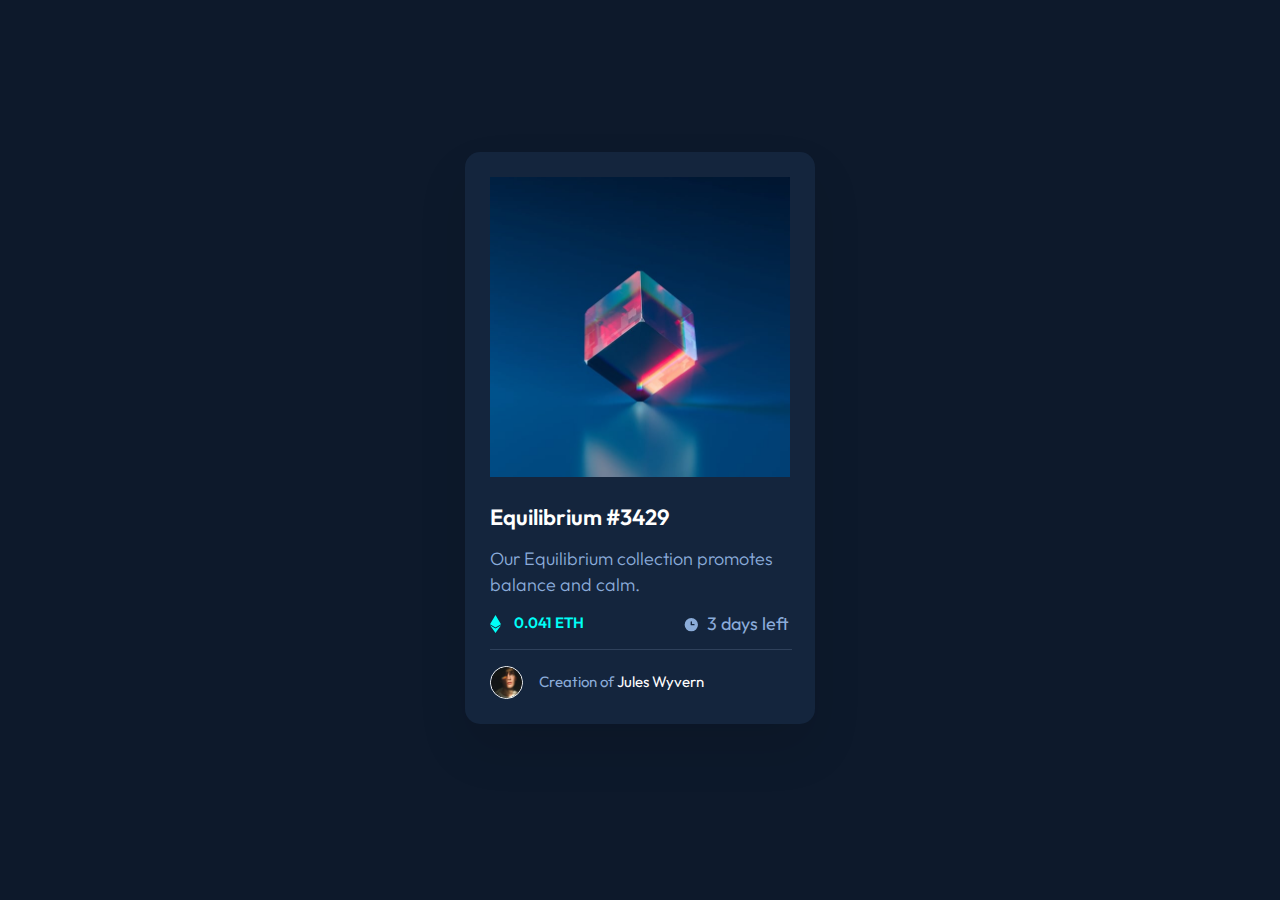
<file: index.html>
<!DOCTYPE html>
<html lang="en">
  <head>
    <meta charset="UTF-8" />
    <meta name="viewport" content="width=device-width, initial-scale=1.0" />
    <!-- displays site properly based on user's device -->

    <link rel="stylesheet" href="style.css" />

    <link rel="icon" type="image/png" sizes="32x32" href="./images/favicon-32x32.png" />
    <link rel="preconnect" href="https://fonts.googleapis.com" />
    <link rel="preconnect" href="https://fonts.gstatic.com" crossorigin />
    <link href="https://fonts.googleapis.com/css2?family=Outfit:wght@300;400;600&display=swap" rel="stylesheet" />

    <title>NFT preview card component</title>
  </head>
  <body>
    <article class="nft-card">
      <a href="#" class="img-content">
        <img src="./images/image-equilibrium.jpg" alt="Equilibrium" />
      </a>

      <h1>Equilibrium #3429</h1>

      <p class="description">Our Equilibrium collection promotes balance and calm.</p>

      <div class="current-status">
        <p class="cost">0.041 ETH</p>
        <p class="time-left">3 days left</p>
      </div>

      <hr class="divider" />

      <div class="user-profile">
        <img src="./images/image-avatar.png" alt="profile picture" class="profile-picture" />
        <p class="creator">Creation of <span class="creator-name">Jules Wyvern</span></p>
      </div>
    </article>
  </body>
</html>
</file>
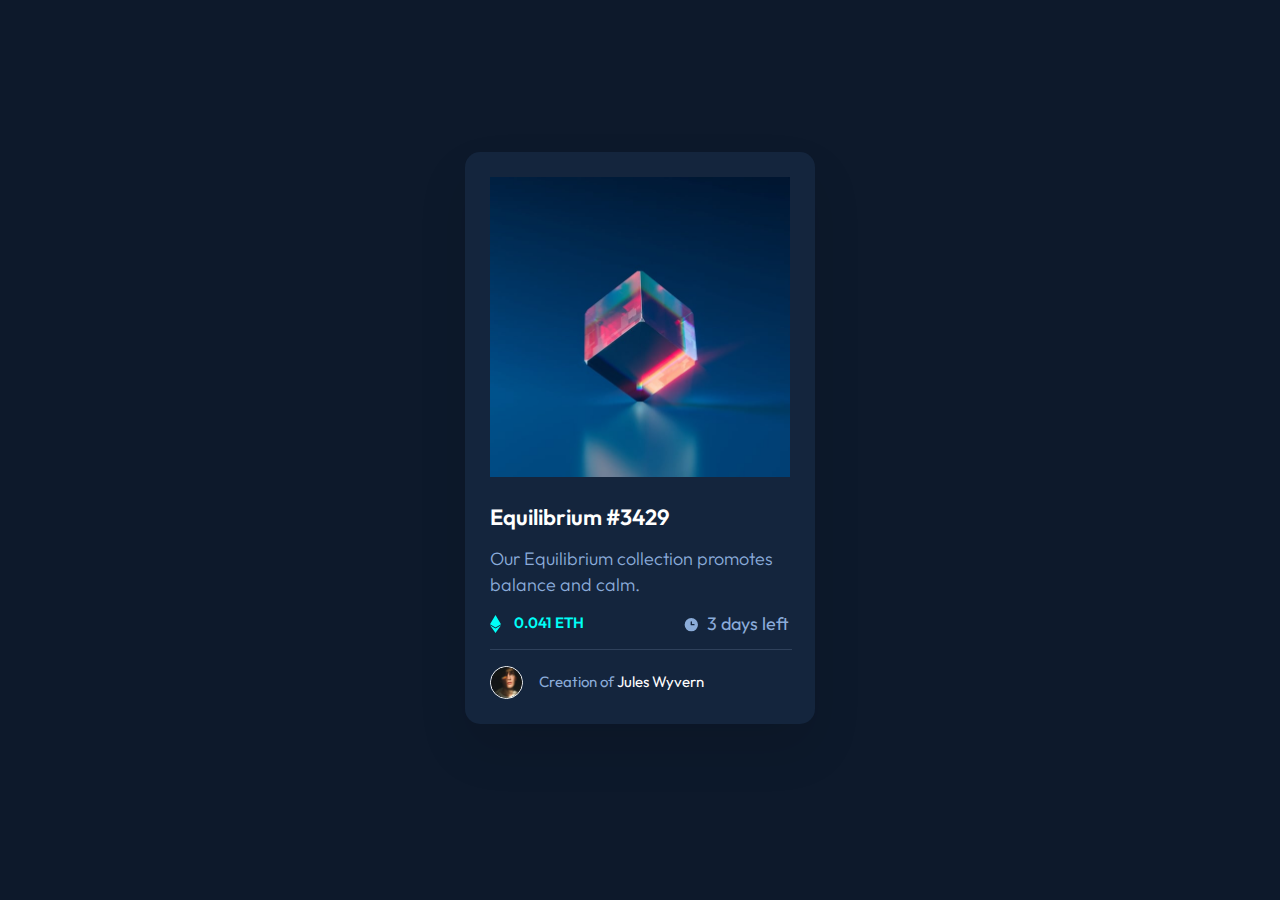
<file: nft-preview-card-component-main/index.html>
<!DOCTYPE html>
<html lang="en">
  <head>
    <meta charset="UTF-8" />
    <meta name="viewport" content="width=device-width, initial-scale=1.0" />
    <!-- displays site properly based on user's device -->

    <link rel="stylesheet" href="style.css" />

    <link rel="icon" type="image/png" sizes="32x32" href="./images/favicon-32x32.png" />
    <link rel="preconnect" href="https://fonts.googleapis.com" />
    <link rel="preconnect" href="https://fonts.gstatic.com" crossorigin />
    <link href="https://fonts.googleapis.com/css2?family=Outfit:wght@300;400;600&display=swap" rel="stylesheet" />

    <title>NFT preview card component</title>
  </head>
  <body>
    <article class="nft-card">
      <a href="#" class="img-content">
        <img src="/nft-preview-card-component-main/images/image-equilibrium.jpg" alt="Equilibrium"/>
      </a>

      <h1>Equilibrium #3429</h1>

      <p class="description">Our Equilibrium collection promotes balance and calm.</p>

      <div class="current-status">
        <p class="cost">0.041 ETH</p>
        <p class="time-left">3 days left</p>
      </div>

      <hr class="divider" />

      <div class="user-profile">
        <img
          src="/nft-preview-card-component-main/images/image-avatar.png"
          alt="profile picture"
          class="profile-picture"
        />
        <p class="creator">Creation of <span class="creator-name">Jules Wyvern</span></p>
      </div>
    </article>
  </body>
</html>
</file>
<file: style.css>
/* ------------------ VARIABLES------------------ */

:root {
  --clr-soft-blue: hsl(215, 51%, 70%);
  --clr-cyan: hsl(178, 100%, 50%);

  --clr-blue-main-bg: hsl(217, 54%, 11%);
  --clr-blue-card-bg: hsl(216, 50%, 16%);
  --clr-blue-line: hsl(215, 32%, 27%);
  --clr-white: hsl(0, 0%, 100%);
}

/* ------------------ CSS RESET ------------------ */

/*
  1. Use a more-intuitive box-sizing model.
*/
*,
*::before,
*::after {
  box-sizing: border-box;
}
/*
    2. Remove default margin
  */
* {
  margin: 0;
}
/*
    Typographic tweaks!
    3. Add accessible line-height
    4. Improve text rendering
  */
body {
  line-height: 1.5;
  -webkit-font-smoothing: antialiased;
}
/*
    5. Improve media defaults
  */
img,
picture,
video,
canvas,
svg {
  display: block;
  max-width: 100%;
}
/*
    6. Remove built-in form typography styles
  */
input,
button,
textarea,
select {
  font: inherit;
}
/*
    7. Avoid text overflows
  */
p,
h1,
h2,
h3,
h4,
h5,
h6 {
  overflow-wrap: break-word;
}
/*
    8. Create a root stacking context
  */
#root,
#__next {
  isolation: isolate;
}

/* ------------------ MY STYLES ------------------ */

/* * {
  border: 1px solid red;
}  */

body {
  font-size: 1.125rem;
  font-family: "Outfit", sans-serif;
  background-color: var(--clr-blue-main-bg);
}

article {
  max-width: 20.4375rem;
  height: auto;

  display: flex;
  flex-direction: column;

  background-color: var(--clr-blue-card-bg);
  border-radius: 0.9375rem;
  box-shadow: 0px 25px 50px 0px rgba(0, 0, 0, 0.1);
  padding: 1.5625rem;
  margin: 3.875rem auto 0;
  padding: 1.5625rem;
}

.img-content {
  max-width: 17.375rem;
  max-height: 17.375rem;
  border-radius: 0.5rem;
}

h1 {
  color: var(--clr-white);
  font-size: 1.375rem;
  font-weight: 600;
  margin-top: 1.5rem;
}

.description {
  color: var(--clr-soft-blue);
  font-weight: 300;
  line-height: 1.625rem;
  margin-top: 0.75rem;
}

.current-status {
  display: flex;
  justify-content: space-between;
  margin: 16px 0;
}

.cost:before {
  content: "";
  display: block;
  background: url(./images/icon-ethereum.svg);
  width: 0.6875rem;
  height: 1.125rem;
  margin-right: 0.405rem;
}

.cost {
  color: var(--clr-cyan);
  font-size: 15px;
  font-weight: 600;
  display: inline-flex;
  height: 1.1875rem;
  align-items: center;
  gap: 0.4053rem;
}

.time-left:before {
  content: "";
  display: block;
  background: url(./images/icon-clock.svg);
  width: 1rem;
  height: 1rem;
}

.time-left {
  color: var(--clr-soft-blue);
  display: inline-flex;
  height: 1.1875rem;
  align-items: center;
  padding-right: 0.0625rem;
  gap: 0.4809rem;
}

.divider {
  display: block;
  width: 17.375rem;
  height: 0.0625rem;
  background-color: var(--clr-blue-line);
  border: none;
  margin-bottom: 1rem;
}

.user-profile {
  display: flex;
  align-items: center;
}

.profile-picture {
  max-width: 2.0625rem;
  max-height: 2.0625rem;
  border: 1px solid #ffffff;
  border-radius: 50%;
}

.creator {
  font-size: 0.9375rem;
  font-weight: 400;
  color: var(--clr-soft-blue);
  margin-left: 1rem;
}

.creator-name {
  color: var(--clr-white);
}

@media (min-width: 600px) {
  article {
    max-width: 21.875rem;
    max-height: 37.25rem;
    margin: 9.5rem auto;
  }

  .img-content {
    max-width: 100%;
    max-height: 100%;
  }

  .divider {
    width: 302px;
  }

  .img-content:hover,
  h1,
  .creator-name {
    cursor: pointer;
  }

  h1:hover,
  .creator-name:hover {
    color: var(--clr-cyan);
  }

  .img-content {
    max-width: 100%;
    display: flex;
    position: relative;
  }

  .img-content::before,
  .img-content::after {
    content: "";
    position: absolute;
    width: 100%;
    height: 100%;
    border-radius: 0.5rem;
    opacity: 0.503;
  }

  .img-content:hover:before {
    background-color: var(--clr-cyan);
  }

  .img-content:hover::after {
    background: url(./images/icon-view.svg);
    background-repeat: no-repeat;
    top: 7.9375rem;
    bottom: 0;
    left: 7.9375rem;
    right: 0;
  }
}
</file>
<file: nft-preview-card-component-main/style.css>
/* ------------------ VARIABLES------------------ */

:root {
  --clr-soft-blue: hsl(215, 51%, 70%);
  --clr-cyan: hsl(178, 100%, 50%);

  --clr-blue-main-bg: hsl(217, 54%, 11%);
  --clr-blue-card-bg: hsl(216, 50%, 16%);
  --clr-blue-line: hsl(215, 32%, 27%);
  --clr-white: hsl(0, 0%, 100%);
}

/* ------------------ CSS RESET ------------------ */

/*
  1. Use a more-intuitive box-sizing model.
*/
*,
*::before,
*::after {
  box-sizing: border-box;
}
/*
    2. Remove default margin
  */
* {
  margin: 0;
}
/*
    Typographic tweaks!
    3. Add accessible line-height
    4. Improve text rendering
  */
body {
  line-height: 1.5;
  -webkit-font-smoothing: antialiased;
}
/*
    5. Improve media defaults
  */
img,
picture,
video,
canvas,
svg {
  display: block;
  max-width: 100%;
}
/*
    6. Remove built-in form typography styles
  */
input,
button,
textarea,
select {
  font: inherit;
}
/*
    7. Avoid text overflows
  */
p,
h1,
h2,
h3,
h4,
h5,
h6 {
  overflow-wrap: break-word;
}
/*
    8. Create a root stacking context
  */
#root,
#__next {
  isolation: isolate;
}

/* ------------------ MY STYLES ------------------ */

/* * {
  border: 1px solid red;
}  */

body {
  font-size: 1.125rem;
  font-family: "Outfit", sans-serif;
  background-color: var(--clr-blue-main-bg);
}

article {
  max-width: 20.4375rem;
  height: auto;

  display: flex;
  flex-direction: column;

  background-color: var(--clr-blue-card-bg);
  border-radius: 0.9375rem;
  box-shadow: 0px 25px 50px 0px rgba(0, 0, 0, 0.1);
  padding: 1.5625rem;
  margin: 3.875rem auto 0;
  padding: 1.5625rem;
}

.img-content {
  max-width: 17.375rem;
  max-height: 17.375rem;
  border-radius: 0.5rem;
}

h1 {
  color: var(--clr-white);
  font-size: 1.375rem;
  font-weight: 600;
  margin-top: 1.5rem;
}

.description {
  color: var(--clr-soft-blue);
  font-weight: 300;
  line-height: 1.625rem;
  margin-top: 0.75rem;
}

.current-status {
  display: flex;
  justify-content: space-between;
  margin: 16px 0;
}

.cost:before {
  content: "";
  display: block;
  background: url(/nft-preview-card-component-main/images/icon-ethereum.svg);
  width: 0.6875rem;
  height: 1.125rem;
  margin-right: 0.405rem;
}

.cost {
  color: var(--clr-cyan);
  font-size: 15px;
  font-weight: 600;
  display: inline-flex;
  height: 1.1875rem;
  align-items: center;
  gap: 0.4053rem;
}

.time-left:before {
  content: "";
  display: block;
  background: url(/nft-preview-card-component-main/images/icon-clock.svg);
  width: 1rem;
  height: 1rem;
}

.time-left {
  color: var(--clr-soft-blue);
  display: inline-flex;
  height: 1.1875rem;
  align-items: center;
  padding-right: 0.0625rem;
  gap: 0.4809rem;
}

.divider {
  display: block;
  width: 17.375rem;
  height: 0.0625rem;
  background-color: var(--clr-blue-line);
  border: none;
  margin-bottom: 1rem;
}

.user-profile {
  display: flex;
  align-items: center;
}

.profile-picture {
  max-width: 2.0625rem;
  max-height: 2.0625rem;
  border: 1px solid #ffffff;
  border-radius: 50%;
}

.creator {
  font-size: 0.9375rem;
  font-weight: 400;
  color: var(--clr-soft-blue);
  margin-left: 1rem;
}

.creator-name {
  color: var(--clr-white);
}

@media (min-width: 600px) {
  article {
    max-width: 21.875rem;
    max-height: 37.25rem;
    margin: 9.5rem auto;
  }

  .img-content {
    max-width: 100%;
    max-height: 100%;
  }

  .divider {
    width: 302px;
  }

  .img-content:hover,
  h1,
  .creator-name {
    cursor: pointer;
  }

  h1:hover,
  .creator-name:hover {
    color: var(--clr-cyan);
  }

  .img-content {
    max-width: 100%;
    display: flex;
    position: relative;
  }

  .img-content::before,
  .img-content::after {
    content: "";
    position: absolute;
    width: 100%;
    height: 100%;
    border-radius: 0.5rem;
    opacity: 0.503;
  }

  .img-content:hover:before {
    background-color: var(--clr-cyan);
  }

  .img-content:hover::after {
    background: url(/nft-preview-card-component-main/images/icon-view.svg);
    background-repeat: no-repeat;
    top: 7.9375rem;
    bottom: 0;
    left: 7.9375rem;
    right: 0;
  }
  

  

}
</file>
